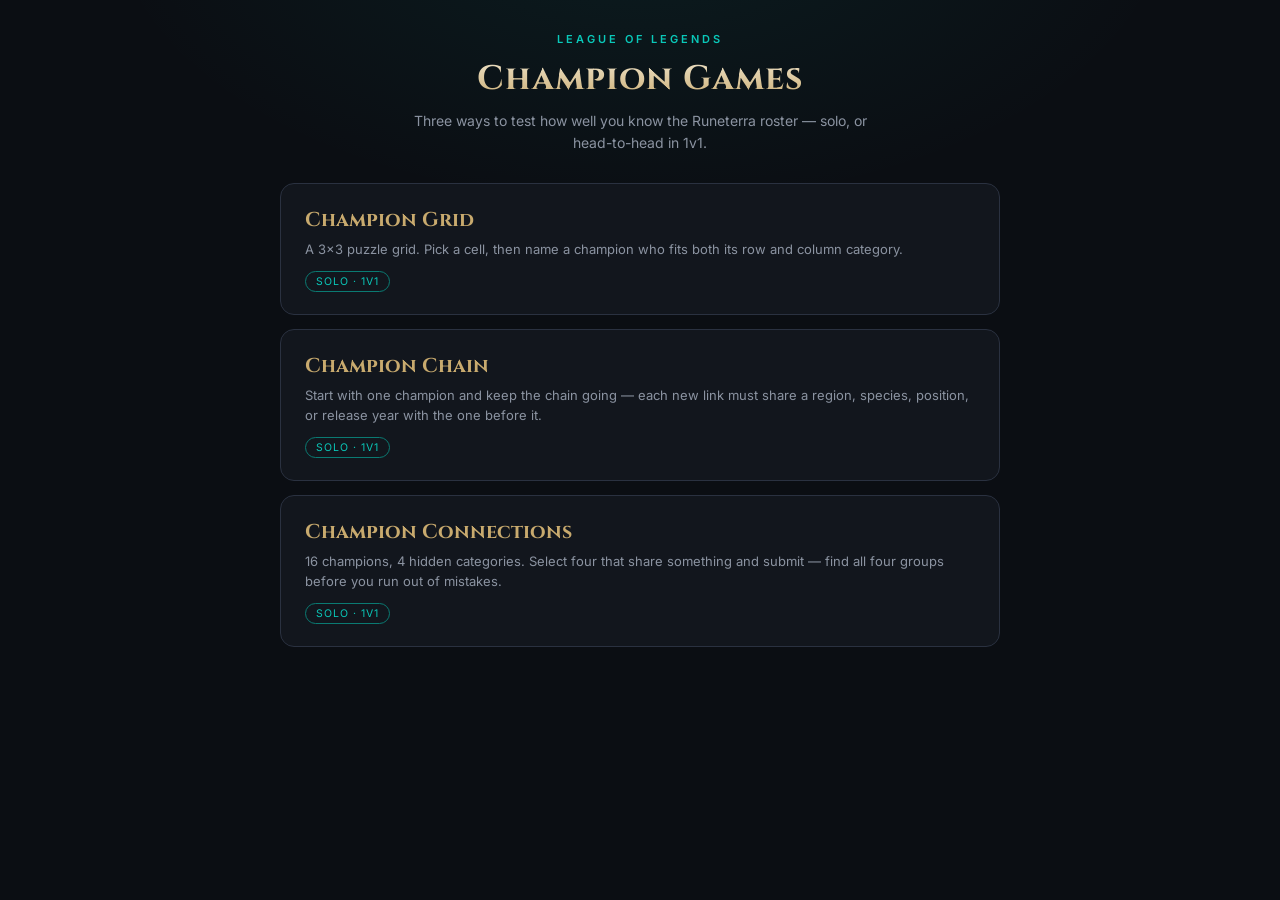
<file: index.html>
<!DOCTYPE html>
<html lang="en">
<head>
<meta charset="UTF-8">
<meta name="viewport" content="width=device-width, initial-scale=1.0">
<title>minigames lol</title>
<link rel="preconnect" href="https://fonts.googleapis.com">
<link rel="preconnect" href="https://fonts.gstatic.com" crossorigin>
<link href="https://fonts.googleapis.com/css2?family=Cinzel:wght@500;600;700&family=Inter:wght@400;500;600;700&display=swap" rel="stylesheet">
<link rel="stylesheet" href="shared/theme.css">
<style>
  .game-cards{display:flex;flex-direction:column;gap:14px;margin-top:28px;}
  .game-card{
    display:block;text-decoration:none;
    background:var(--bg-panel);border:1px solid var(--border-soft);border-radius:14px;
    padding:22px 24px;transition:border-color .15s ease;
  }
  .game-card:hover{border-color:var(--hex-teal-dim);}
  .game-card h2{
    font-family:'Cinzel',serif;font-size:20px;margin:0 0 6px;color:var(--hex-gold);
  }
  .game-card p{margin:0;color:var(--text-dim);font-size:13px;line-height:1.55;}
  .game-card .tag{
    display:inline-block;margin-top:12px;font-size:10.5px;letter-spacing:1px;text-transform:uppercase;
    color:var(--hex-teal);border:1px solid var(--hex-teal-dim);padding:3px 10px;border-radius:999px;
  }
</style>
</head>
<body>
<div class="wrap">
  <header>
    <div class="eyebrow">League of Legends</div>
    <h1>Champion Games</h1>
    <p class="sub">Three ways to test how well you know the Runeterra roster — solo, or head-to-head in 1v1.</p>
  </header>

  <div class="game-cards">
    <a class="game-card" href="grid/index.html">
      <h2>Champion Grid</h2>
      <p>A 3×3 puzzle grid. Pick a cell, then name a champion who fits both its row and column category.</p>
      <span class="tag">Solo · 1v1</span>
    </a>
    <a class="game-card" href="chain/index.html">
      <h2>Champion Chain</h2>
      <p>Start with one champion and keep the chain going — each new link must share a region, species, position, or release year with the one before it.</p>
      <span class="tag">Solo · 1v1</span>
    </a>
    <a class="game-card" href="connections/index.html">
      <h2>Champion Connections</h2>
      <p>16 champions, 4 hidden categories. Select four that share something and submit — find all four groups before you run out of mistakes.</p>
      <span class="tag">Solo · 1v1</span>
    </a>
  </div>
</div>
</body>
</html>
</file>
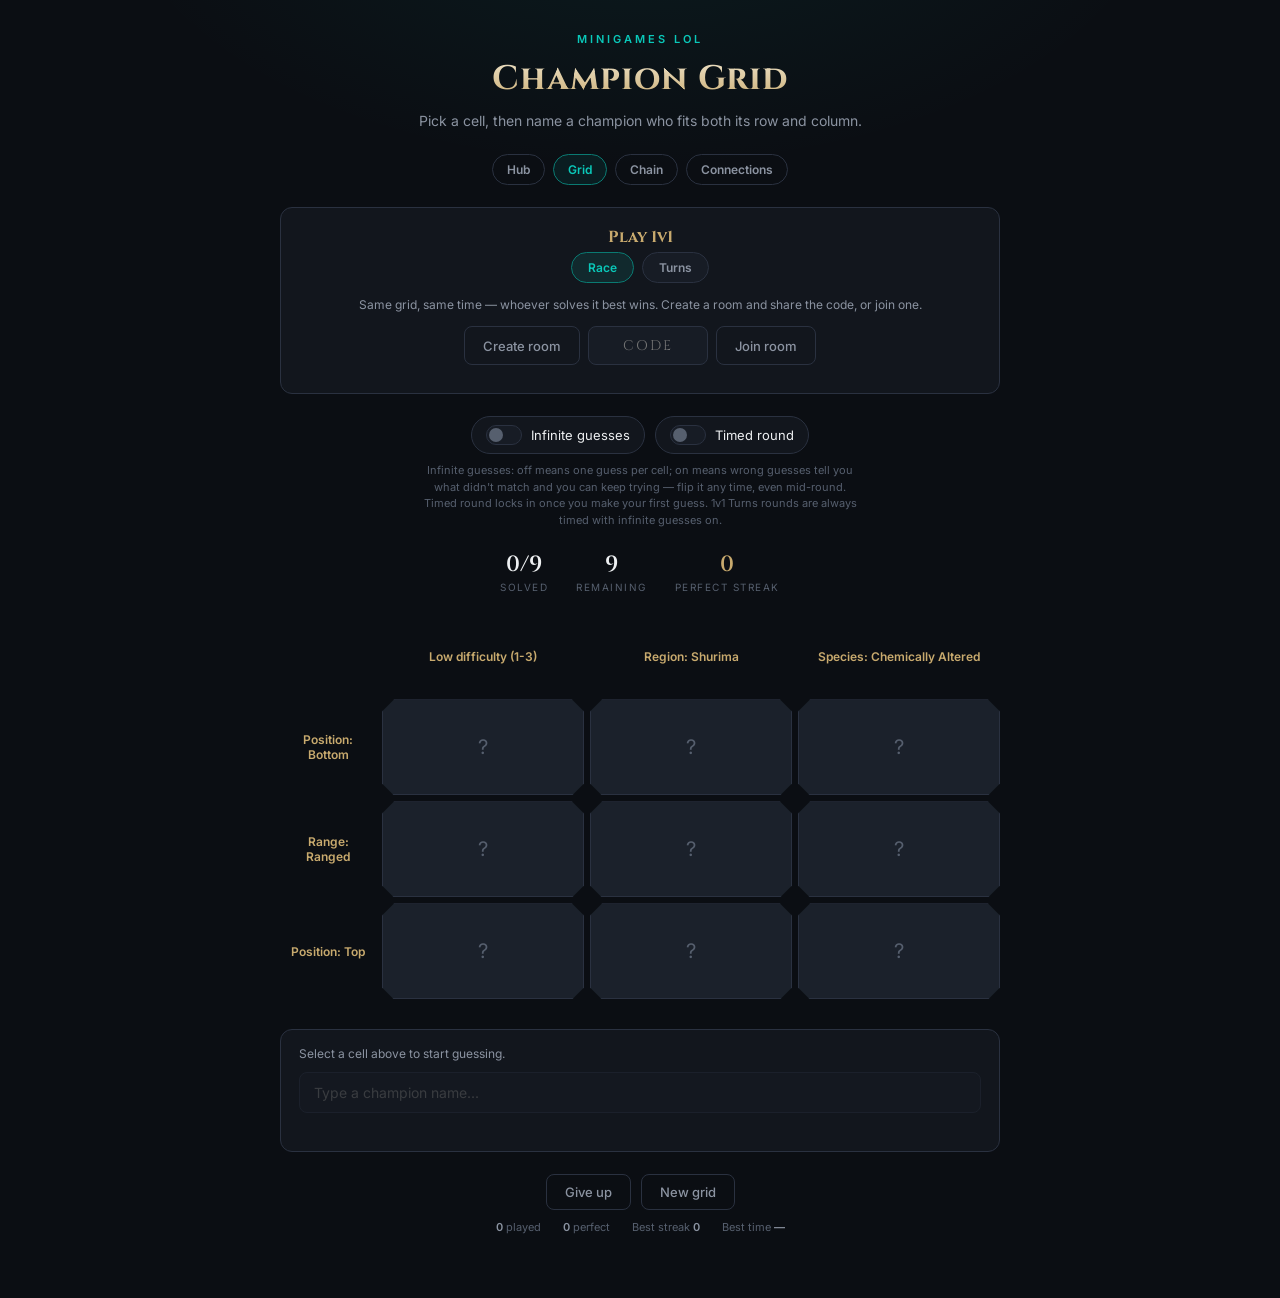
<file: grid/index.html>
<!DOCTYPE html>
<html lang="en">
<head>
<meta charset="UTF-8">
<meta name="viewport" content="width=device-width, initial-scale=1.0">
<title>lol grid</title>
<link rel="preconnect" href="https://fonts.googleapis.com">
<link rel="preconnect" href="https://fonts.gstatic.com" crossorigin>
<link href="https://fonts.googleapis.com/css2?family=Cinzel:wght@500;600;700&family=Inter:wght@400;500;600;700&display=swap" rel="stylesheet">
<link rel="stylesheet" href="../shared/theme.css">
<link rel="stylesheet" href="grid.css">
</head>
<body>
<div class="wrap">
  <header>
    <div class="eyebrow">minigames lol</div>
    <h1>Champion Grid</h1>
    <p class="sub">Pick a cell, then name a champion who fits both its row and column.</p>
  </header>

<div class="nav-row">
    <a href="../index.html">Hub</a>
    <a href="index.html" class="active">Grid</a>
    <a href="../chain/index.html">Chain</a>
    <a href="../connections/index.html">Connections</a>
  </div>

  <div class="mp-panel" id="mp-panel">
    <h3>Play 1v1</h3>
    <div class="mp-mode-row" id="mp-mode-row">
      <button class="mode-btn active" id="mp-mode-race" data-mode="race">Race</button>
      <button class="mode-btn" id="mp-mode-turns" data-mode="turns">Turns</button>
    </div>
    <p id="mp-intro">Same grid, same time — whoever solves it best wins. Create a room and share the code, or join one.</p>
    <div class="mp-row" id="mp-lobby-row">
      <button class="ghost" id="mp-create-btn">Create room</button>
      <input type="text" id="mp-code-input" placeholder="CODE" maxlength="5" />
      <button class="ghost" id="mp-join-btn">Join room</button>
    </div>
    <div class="mp-code" id="mp-code-display" style="display:none;"></div>
    <div class="coin-flip" id="coin-flip" style="display:none;"></div>
    <div class="mp-status" id="mp-status"></div>
    <div id="mp-turn-row" style="display:none;margin-top:10px;">
      <span class="player-tag" id="mp-tag-host">Host</span>
      <span class="player-tag" id="mp-tag-guest">Guest</span>
    </div>
    <div class="mp-score-row" id="mp-score-row" style="display:none;">
      <div class="mp-score"><div class="n" id="mp-score-host">0</div><div class="l">Host</div></div>
      <div class="mp-score"><div class="n" id="mp-score-guest">0</div><div class="l">Guest</div></div>
    </div>
  </div>

  <div class="settings-row">
    <label class="toggle-label" id="infinite-toggle-label" for="infinite-toggle">
      <span class="switch">
        <input type="checkbox" id="infinite-toggle">
        <span class="slider"></span>
      </span>
      Infinite guesses
    </label>
    <label class="toggle-label" id="timer-toggle-label" for="timer-toggle">
      <span class="switch">
        <input type="checkbox" id="timer-toggle">
        <span class="slider"></span>
      </span>
      Timed round
    </label>
  </div>
  <p class="settings-note" id="settings-note">Infinite guesses: off means one guess per cell; on means wrong guesses tell you what didn't match and you can keep trying &mdash; flip it any time, even mid-round. Timed round locks in once you make your first guess. 1v1 Turns rounds are always timed with infinite guesses on.</p>

  <div class="statbar">
    <div class="stat"><div class="num" id="stat-score">0/0</div><div class="lbl">Solved</div></div>
    <div class="stat"><div class="num" id="stat-left">9</div><div class="lbl">Remaining</div></div>
    <div class="stat"><div class="num streak" id="stat-streak">0</div><div class="lbl">Perfect streak</div></div>
  </div>

  <div class="timer-row" id="timer-row" style="display:none;">
    <div class="timer-pill" id="timer-pill">0:00</div>
  </div>

  <div class="board-scroll">
    <div class="board" id="board"></div>
  </div>

  <div class="guess-panel">
    <div class="guess-hint" id="guess-hint">Select a cell above to start guessing.</div>
    <div class="guess-row">
      <input type="text" class="guess-input" id="guess-input" placeholder="Type a champion name..." autocomplete="off" disabled />
      <div class="suggestions" id="suggestions"></div>
    </div>
    <div class="err" id="err-line"></div>
    <div class="hint-row" id="hint-row" style="display:none;">
      <button class="hint-btn" id="hint-btn">Hint (1/3)</button>
      <div class="hint-text" id="hint-text"></div>
    </div>
  </div>

  <div class="actions">
    <button class="ghost" id="pass-turn-btn" style="display:none;">Pass turn</button>
    <button class="ghost danger" id="give-up-btn">Give up</button>
    <button class="ghost" id="new-grid-btn">New grid</button>
  </div>

  <div class="result-banner" id="result-banner">
    <div class="score" id="final-score">0 / 9</div>
    <div class="rline" id="final-line">Champions guessed correctly this round.</div>
    <div class="rline" id="mp-result-line" style="display:none;"></div>
    <div class="result-actions">
      <button class="primary" id="play-again-btn">Play again</button>
      <button class="secondary" id="share-btn">Share result</button>
    </div>
    <div class="copy-toast" id="copy-toast"></div>
  </div>

  <div class="stats-strip" id="stats-strip"></div>
</div>

<script type="module" src="grid.js"></script>
</body>
</html>
</file>
<file: shared/theme.css>
/* ---------- shared Runeterra theme ---------- */
/* Design tokens + components common to every game (Grid, Chain, future ones).
   Each game's own stylesheet @imports this, then adds only its own layout. */

:root{
  --bg-void: #0b0e13;
  --bg-panel: #12161d;
  --bg-panel-2: #171c25;
  --bg-cell: #1b212b;
  --hex-gold: #c8aa6e;
  --hex-gold-dim: #7a6942;
  --hex-teal: #0ac8b9;
  --hex-teal-dim: #0a7a72;
  --blood-red: #c3423f;
  --text-main: #eef0f2;
  --text-dim: #8b93a1;
  --text-faint: #565f6e;
  --border-soft: #2a3140;
}
*{box-sizing:border-box;}
html,body{margin:0;padding:0;}
body{
  background:
    radial-gradient(ellipse 900px 500px at 50% -10%, rgba(10,200,185,0.08), transparent 60%),
    var(--bg-void);
  color:var(--text-main);
  font-family:'Inter',sans-serif;
  min-height:100vh;
  padding:32px 16px 64px;
}
.wrap{max-width:720px;margin:0 auto;}

header{text-align:center;margin-bottom:22px;}
.eyebrow{
  font-family:'Inter',sans-serif;
  font-size:11px;letter-spacing:3px;text-transform:uppercase;
  color:var(--hex-teal);font-weight:600;margin-bottom:10px;
}
h1{
  font-family:'Cinzel',serif;
  font-size:34px;font-weight:700;margin:0 0 8px;
  background:linear-gradient(180deg,#f0e6cf,var(--hex-gold));
  -webkit-background-clip:text;background-clip:text;color:transparent;
  letter-spacing:1px;
}
.sub{color:var(--text-dim);font-size:14px;max-width:460px;margin:0 auto;line-height:1.6;}

.nav-row{
  display:flex;justify-content:center;gap:8px;margin:0 0 22px;flex-wrap:wrap;
}
.nav-row a{
  font-size:12px;font-weight:600;color:var(--text-dim);text-decoration:none;
  border:1px solid var(--border-soft);padding:7px 14px;border-radius:999px;
}
.nav-row a.active{color:var(--hex-teal);border-color:var(--hex-teal-dim);background:rgba(10,200,185,0.08);}
.nav-row a:hover{color:var(--text-main);}

/* ---- toggle switches ---- */
.settings-row{
  display:flex;align-items:center;justify-content:center;gap:10px;
  margin:20px 0 6px;flex-wrap:wrap;
}
.toggle-label{
  display:flex;align-items:center;gap:9px;
  font-size:13px;color:var(--text-main);cursor:pointer;
  background:var(--bg-panel);border:1px solid var(--border-soft);
  padding:8px 14px;border-radius:999px;
}
.switch{position:relative;width:36px;height:20px;flex-shrink:0;}
.switch input{opacity:0;width:0;height:0;}
.slider{
  position:absolute;inset:0;background:var(--bg-panel-2);
  border:1px solid var(--border-soft);border-radius:999px;
  transition:background .15s ease;
}
.slider::before{
  content:"";position:absolute;height:14px;width:14px;left:2px;top:2px;
  background:var(--text-faint);border-radius:50%;transition:transform .15s ease, background .15s ease;
}
.switch input:checked + .slider{background:var(--hex-teal-dim);border-color:var(--hex-teal);}
.switch input:checked + .slider::before{transform:translateX(16px);background:var(--hex-teal);}
.switch input:disabled + .slider{opacity:0.4;cursor:default;}
.toggle-label.disabled{opacity:0.55;cursor:default;}
.settings-note{
  font-size:11px;color:var(--text-faint);text-align:center;
  max-width:440px;margin:8px auto 22px;line-height:1.5;
}

/* ---- stat bar ---- */
.statbar{
  display:flex;justify-content:center;gap:28px;margin:6px 0 26px;flex-wrap:wrap;
}
.stat{text-align:center;}
.stat .num{font-family:'Cinzel',serif;font-size:22px;font-weight:600;color:var(--text-main);}
.stat .lbl{font-size:10px;letter-spacing:1.5px;text-transform:uppercase;color:var(--text-faint);margin-top:2px;}
.stat .num.streak{color:var(--hex-gold);}

.timer-row{display:flex;justify-content:center;margin:0 0 18px;}
.timer-pill{
  font-family:'Cinzel',serif;font-size:15px;font-weight:600;
  background:var(--bg-panel);border:1px solid var(--border-soft);
  padding:6px 16px;border-radius:999px;color:var(--text-dim);
  min-width:64px;text-align:center;
}
.timer-pill.low{color:var(--blood-red);border-color:var(--blood-red);}

/* ---- guess panel / autocomplete (shared by Grid + Chain) ---- */
.guess-panel{
  margin-top:26px;
  background:var(--bg-panel);
  border:1px solid var(--border-soft);
  border-radius:12px;
  padding:16px 18px;
  min-height:96px;
}
.guess-hint{font-size:12px;color:var(--text-dim);margin-bottom:10px;min-height:16px;}
.guess-hint b{color:var(--hex-gold);font-weight:600;}
.guess-row{position:relative;display:flex;gap:8px;}
input.guess-input{
  flex:1;
  background:var(--bg-panel-2);
  border:1px solid var(--border-soft);
  border-radius:8px;
  padding:11px 14px;
  color:var(--text-main);
  font-family:'Inter',sans-serif;
  font-size:14px;
  outline:none;
}
input.guess-input:focus{border-color:var(--hex-teal);}
input.guess-input:disabled{opacity:0.4;}
.err{color:var(--blood-red);font-size:12px;margin-top:8px;min-height:14px;}
.err.info{color:var(--hex-teal);}

.hint-row{display:flex;align-items:center;gap:10px;margin-top:12px;flex-wrap:wrap;}
button.hint-btn{
  background:transparent;border:1px solid var(--hex-gold-dim);color:var(--hex-gold);
  padding:7px 14px;border-radius:8px;font-family:'Inter',sans-serif;
  font-size:12px;font-weight:600;cursor:pointer;flex-shrink:0;
}
button.hint-btn:hover:not(:disabled){background:rgba(200,170,110,0.12);}
button.hint-btn:disabled{opacity:0.3;cursor:default;}
.hint-text{font-size:12px;color:var(--hex-teal);line-height:1.4;}

.suggestions{
  position:absolute;top:calc(100% + 6px);left:0;right:0;
  background:var(--bg-panel-2);
  border:1px solid var(--border-soft);
  border-radius:8px;
  max-height:220px;overflow-y:auto;
  z-index:5;
  display:none;
}
.suggestions.open{display:block;}
.sugg-item{
  padding:9px 14px;font-size:13px;cursor:pointer;
  display:flex;align-items:center;gap:10px;
  border-bottom:1px solid var(--border-soft);
}
.sugg-item:last-child{border-bottom:none;}
.sugg-item:hover, .sugg-item.hi{background:rgba(10,200,185,0.1);}
.sugg-item img{width:24px;height:24px;border-radius:4px;flex-shrink:0;}

/* ---- actions / buttons ---- */
.actions{display:flex;justify-content:center;gap:10px;margin-top:22px;flex-wrap:wrap;}
button.ghost{
  background:transparent;
  border:1px solid var(--border-soft);
  color:var(--text-dim);
  padding:9px 18px;border-radius:8px;
  font-family:'Inter',sans-serif;font-size:13px;font-weight:500;
  cursor:pointer;
}
button.ghost:hover{border-color:var(--hex-gold-dim);color:var(--text-main);}
button.ghost.danger:hover{border-color:var(--blood-red);color:#ffb4b2;}
button.ghost:disabled{opacity:0.35;cursor:default;}

/* ---- result banner ---- */
.result-banner{
  margin-top:22px;text-align:center;
  background:var(--bg-panel);
  border:1px solid var(--hex-gold-dim);
  border-radius:12px;
  padding:22px 18px;
  display:none;
}
.result-banner.show{display:block;}
.result-banner .score{
  font-family:'Cinzel',serif;font-size:28px;color:var(--hex-gold);font-weight:700;
}
.result-banner .rline{color:var(--text-dim);font-size:13px;margin-top:6px;}
.result-banner button.primary{
  margin-top:16px;
  background:var(--hex-teal-dim);
  border:1px solid var(--hex-teal);
  color:#eafffb;
  padding:10px 22px;border-radius:8px;
  font-family:'Inter',sans-serif;font-size:13px;font-weight:600;
  cursor:pointer;
}
.result-banner button.primary:hover{background:var(--hex-teal);color:#062120;}
.result-actions{display:flex;justify-content:center;gap:10px;margin-top:16px;flex-wrap:wrap;}
.result-actions button.secondary{
  background:transparent;border:1px solid var(--hex-gold-dim);color:var(--hex-gold);
  padding:10px 20px;border-radius:8px;font-family:'Inter',sans-serif;
  font-size:13px;font-weight:600;cursor:pointer;
}
.result-actions button.secondary:hover{background:rgba(200,170,110,0.12);}
.copy-toast{font-size:11px;color:var(--hex-teal);margin-top:10px;min-height:14px;}

.stats-strip{
  display:flex;justify-content:center;gap:22px;margin:10px 0 0;flex-wrap:wrap;
  font-size:11px;color:var(--text-faint);
}
.stats-strip span b{color:var(--text-dim);font-weight:600;}

/* ---- multiplayer lobby (shared) ---- */
.mp-panel{
  background:var(--bg-panel);border:1px solid var(--border-soft);border-radius:12px;
  padding:18px;margin:0 0 22px;text-align:center;
}
.mp-panel h3{margin:0 0 4px;font-family:'Cinzel',serif;font-size:16px;color:var(--hex-gold);}
.mp-panel p{margin:4px 0 14px;font-size:12px;color:var(--text-dim);}
.mp-row{display:flex;gap:8px;justify-content:center;flex-wrap:wrap;}
.mp-row input{
  background:var(--bg-panel-2);border:1px solid var(--border-soft);border-radius:8px;
  padding:9px 12px;color:var(--text-main);font-family:'Cinzel',serif;letter-spacing:2px;
  text-transform:uppercase;width:120px;text-align:center;font-size:14px;
}
.mp-code{
  font-family:'Cinzel',serif;font-size:26px;letter-spacing:6px;color:var(--hex-teal);
  margin:6px 0;
}
.mp-status{font-size:12px;color:var(--text-faint);margin-top:10px;}
.mp-status.live{color:var(--hex-teal);}

/* ---- clear win/lose/tie result state (shared by Grid + Chain 1v1) ---- */
.rline.mp-win, .rline.mp-lose, .rline.mp-tie{
  font-weight:700;font-size:15px;padding:10px 14px;border-radius:8px;margin-top:10px;
}
.rline.mp-win{color:#baffd8;background:rgba(10,200,185,0.14);border:1px solid var(--hex-teal);}
.rline.mp-lose{color:#ffc4c2;background:rgba(195,66,63,0.14);border:1px solid var(--blood-red);}
.rline.mp-tie{color:var(--hex-gold);background:rgba(200,170,110,0.12);border:1px solid var(--hex-gold-dim);}

/* ---- coin flip ---- */
.coin-flip{
  font-family:'Cinzel',serif;font-size:14px;color:var(--hex-gold);
  margin-top:10px;
}
.coin-flip .coin{display:inline-block;animation:coin-spin 0.7s ease-out;}
@keyframes coin-spin{
  0%{transform:rotateY(0deg);}
  100%{transform:rotateY(1080deg);}
}

/* ---- mode toggle (Race / Turns) ---- */
.mp-mode-row{display:flex;justify-content:center;gap:8px;margin-bottom:14px;}
.mode-btn{
  background:var(--bg-panel-2);border:1px solid var(--border-soft);color:var(--text-dim);
  padding:7px 16px;border-radius:999px;font-family:'Inter',sans-serif;
  font-size:12px;font-weight:600;cursor:pointer;
}
.mode-btn.active{color:var(--hex-teal);border-color:var(--hex-teal-dim);background:rgba(10,200,185,0.1);}
.mode-btn:disabled{opacity:0.45;cursor:default;}

/* ---- turn-based grid ownership ---- */
.cell.owned-host{border-color:var(--hex-teal);box-shadow:0 0 0 1px var(--hex-teal);}
.cell.owned-guest{border-color:var(--hex-gold);box-shadow:0 0 0 1px var(--hex-gold);}
.cell .owner-tag{
  position:absolute;top:5px;left:5px;
  font-size:8.5px;font-weight:700;letter-spacing:0.4px;text-transform:uppercase;
  padding:2px 6px;border-radius:4px;color:#fff;
}
.owner-tag.owned-host{background:rgba(10,200,185,0.85);}
.owner-tag.owned-guest{background:rgba(200,170,110,0.85);}
.mp-score-row{
  display:flex;justify-content:center;gap:24px;margin:6px 0 18px;
}
.mp-score-row .mp-score{
  text-align:center;font-family:'Cinzel',serif;
}
.mp-score-row .mp-score .n{font-size:20px;font-weight:700;color:var(--text-main);}
.mp-score-row .mp-score .l{font-size:10px;letter-spacing:1px;text-transform:uppercase;color:var(--text-faint);}
.player-tag{
  display:inline-flex;align-items:center;gap:6px;font-size:11px;
  background:var(--bg-panel-2);border:1px solid var(--border-soft);
  padding:4px 10px;border-radius:999px;color:var(--text-dim);margin:0 4px;
}
.player-tag.you{color:var(--hex-teal);border-color:var(--hex-teal-dim);}
.player-tag.turn{color:var(--hex-gold);border-color:var(--hex-gold-dim);}

@media (max-width:520px){
  h1{font-size:26px;}
}
</file>
<file: grid/grid.css>
@import url("../shared/theme.css");

.board-scroll{overflow-x:auto;padding-bottom:4px;}
.board{
  display:grid;
  grid-template-columns: 96px repeat(3, minmax(96px,1fr));
  grid-template-rows: 74px repeat(3, minmax(96px,1fr));
  gap:6px;
  min-width:460px;
}
.headcell{
  display:flex;align-items:center;justify-content:center;text-align:center;
  padding:6px 8px;font-size:12px;font-weight:600;color:var(--hex-gold);
  line-height:1.25;
}
.headcell.corner{color:transparent;}
.cell{
  position:relative;
  background:var(--bg-cell);
  border:1px solid var(--border-soft);
  clip-path: polygon(12px 0, calc(100% - 12px) 0, 100% 12px, 100% calc(100% - 12px), calc(100% - 12px) 100%, 12px 100%, 0 calc(100% - 12px), 0 12px);
  display:flex;align-items:center;justify-content:center;
  cursor:pointer;
  transition:background .15s ease, border-color .15s ease;
  overflow:hidden;
}
.cell:hover{border-color:var(--hex-teal-dim);}
.cell.active{
  border-color:var(--hex-teal);
  box-shadow:0 0 0 1px var(--hex-teal), 0 0 14px 0 rgba(10,200,185,0.35);
}
.cell.correct{cursor:default;border-color:var(--hex-gold);}
.cell.correct.owned-host{border-color:var(--hex-teal);box-shadow:0 0 0 1px var(--hex-teal), 0 0 10px 0 rgba(10,200,185,0.3);}
.cell.correct.owned-guest{border-color:var(--hex-gold);box-shadow:0 0 0 1px var(--hex-gold), 0 0 10px 0 rgba(200,170,110,0.3);}
.cell.wrong{cursor:default;border-color:var(--blood-red);background:rgba(195,66,63,0.12);}
.cell.revealed{cursor:default;border-color:var(--text-faint);}
.cell.revealed .fill{filter:grayscale(1) brightness(0.5);}
.cell .placeholder{color:var(--text-faint);font-size:20px;}
.cell .fill{position:absolute;inset:0;background-size:cover;background-position:center 20%;}
.cell .scrim{position:absolute;inset:0;background:linear-gradient(180deg, rgba(11,14,19,0.05) 40%, rgba(11,14,19,0.92) 100%);}
.cell .champname{
  position:absolute;bottom:6px;left:6px;right:6px;
  font-size:11px;font-weight:600;color:#fff;text-align:center;
  line-height:1.15;text-shadow:0 1px 3px rgba(0,0,0,0.8);
}
.cell.wrong .xmark{font-family:'Cinzel',serif;font-size:30px;color:var(--blood-red);font-weight:700;}
.cell.dead{border-color:var(--blood-red);border-style:dashed;}
.cell .dead-tag{
  position:absolute;bottom:5px;left:5px;right:5px;
  background:rgba(195,66,63,0.85);color:#fff;
  font-size:8px;font-weight:700;letter-spacing:0.3px;text-transform:uppercase;
  padding:2px 4px;border-radius:4px;text-align:center;
}
.cell .missed-tag{
  position:absolute;top:5px;left:5px;
  background:rgba(195,66,63,0.85);color:#fff;
  font-size:8.5px;font-weight:700;letter-spacing:0.4px;text-transform:uppercase;
  padding:2px 6px;border-radius:4px;
}
.cell .attempt-badge{
  position:absolute;top:5px;right:5px;
  background:var(--blood-red);color:#fff;
  font-size:10px;font-weight:700;line-height:1;
  padding:3px 6px;border-radius:10px;
}

@media (max-width:520px){
  .board{grid-template-columns: 74px repeat(3, minmax(74px,1fr)); grid-template-rows: 60px repeat(3, minmax(74px,1fr)); min-width:340px;}
  .headcell{font-size:10.5px;}
}
</file>
